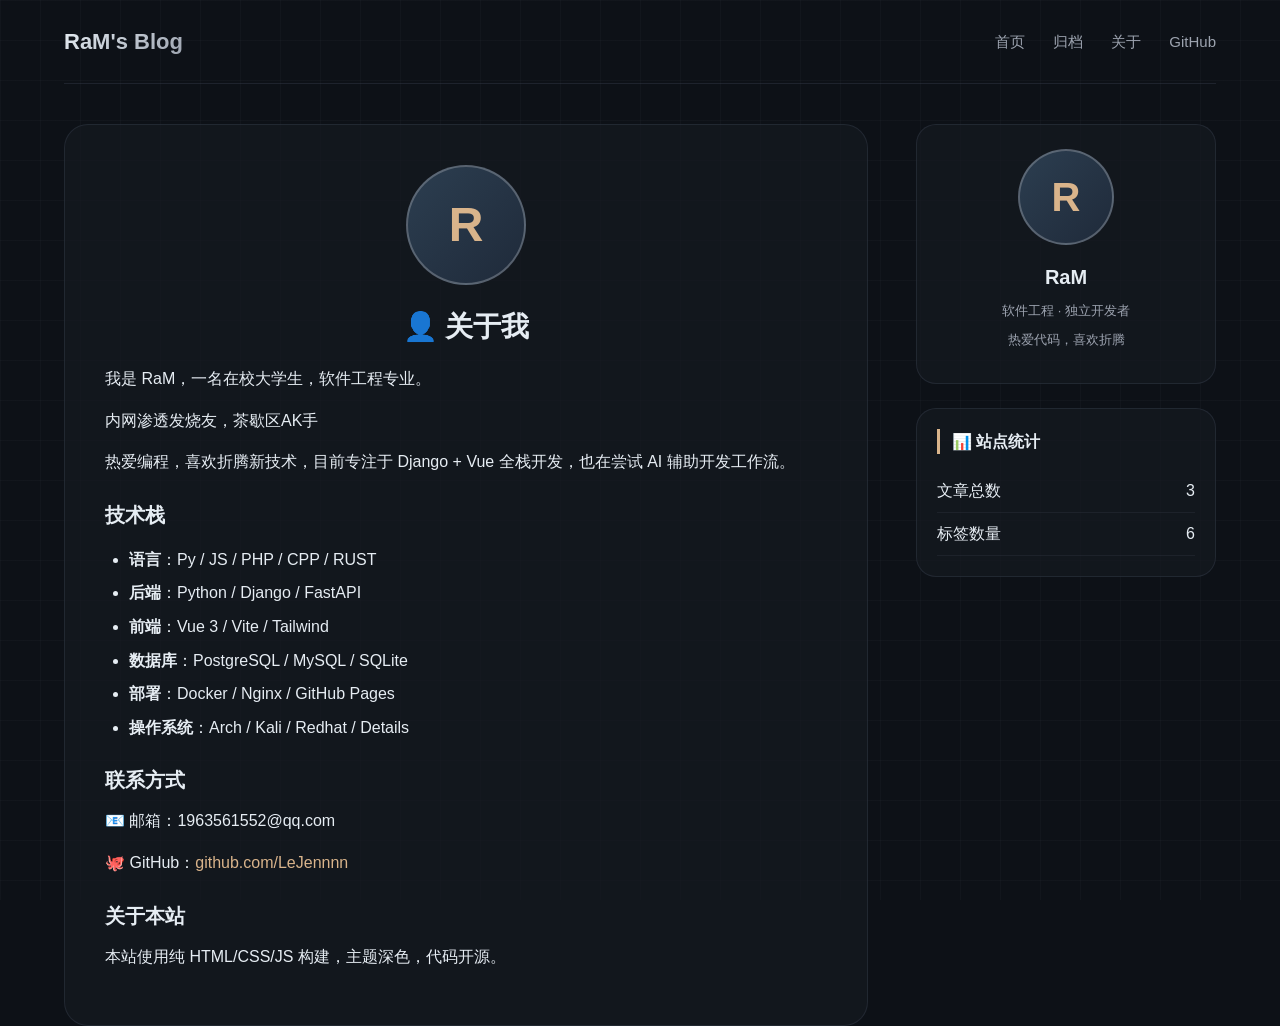
<file: about.html>
<!DOCTYPE html>
<html lang="zh-CN">
<head>
    <meta charset="UTF-8">
    <meta name="viewport" content="width=device-width, initial-scale=1.0, user-scalable=yes">
    <meta name="description" content="关于 RaM - 在校大学生，软件工程专业，全栈开发者">
    <title>关于 · RaM's Blog</title>
    <link rel="stylesheet" href="css/style.css">
</head>
<body>
<div class="container">
    <nav class="navbar">
        <div class="nav-container">
            <div class="logo">RaM's Blog</div>
            <div class="nav-links">
                <a href="index.html">首页</a>
                <a href="archive.html">归档</a>
                <a href="about.html">关于</a>
                <a href="https://github.com/LeJennnn" target="_blank">GitHub</a>
            </div>
        </div>
    </nav>

    <div class="main-grid">
        <main>
            <div class="about-card">
                <div class="about-avatar">R</div>
                <h1>👤 关于我</h1>
                <p>我是 RaM，一名在校大学生，软件工程专业。</p>
                <p>内网渗透发烧友，茶歇区AK手</p>
                <p>热爱编程，喜欢折腾新技术，目前专注于 Django + Vue 全栈开发，也在尝试 AI 辅助开发工作流。</p>
                
                <h2>技术栈</h2>
                <ul>
                    <li><strong>语言</strong>：Py / JS / PHP / CPP / RUST</li>
                    <li><strong>后端</strong>：Python / Django / FastAPI</li>
                    <li><strong>前端</strong>：Vue 3 / Vite / Tailwind</li>
                    <li><strong>数据库</strong>：PostgreSQL / MySQL / SQLite</li>
                    <li><strong>部署</strong>：Docker / Nginx / GitHub Pages</li>
                    <li><strong>操作系统</strong>：Arch / Kali / Redhat / Details</li>
                </ul>
                
                <h2>联系方式</h2>
                <p>📧 邮箱：1963561552@qq.com</p>
                <p>🐙 GitHub：<a href="https://github.com/LeJennnn" target="_blank">github.com/LeJennnn</a></p>
                
                <h2>关于本站</h2>
                <p>本站使用纯 HTML/CSS/JS 构建，主题深色，代码开源。</p>
            </div>
        </main>

        <aside class="sidebar">
            <div class="profile-card">
                <div class="avatar">R</div>
                <div class="profile-name">RaM</div>
                <div class="profile-bio">软件工程 · 独立开发者</div>
                <div class="profile-bio">热爱代码，喜欢折腾</div>
            </div>

            <div class="stats-card">
                <div class="card-title">📊 站点统计</div>
                <ul class="stats-list">
                    <li><span>文章总数</span><span id="postCount">加载中...</span></li>
                    <li><span>标签数量</span><span>6</span></li>
                </ul>
            </div>
        </aside>
    </div>
</div>

<script src="js/main.js"></script>
</body>
</html>
</file>
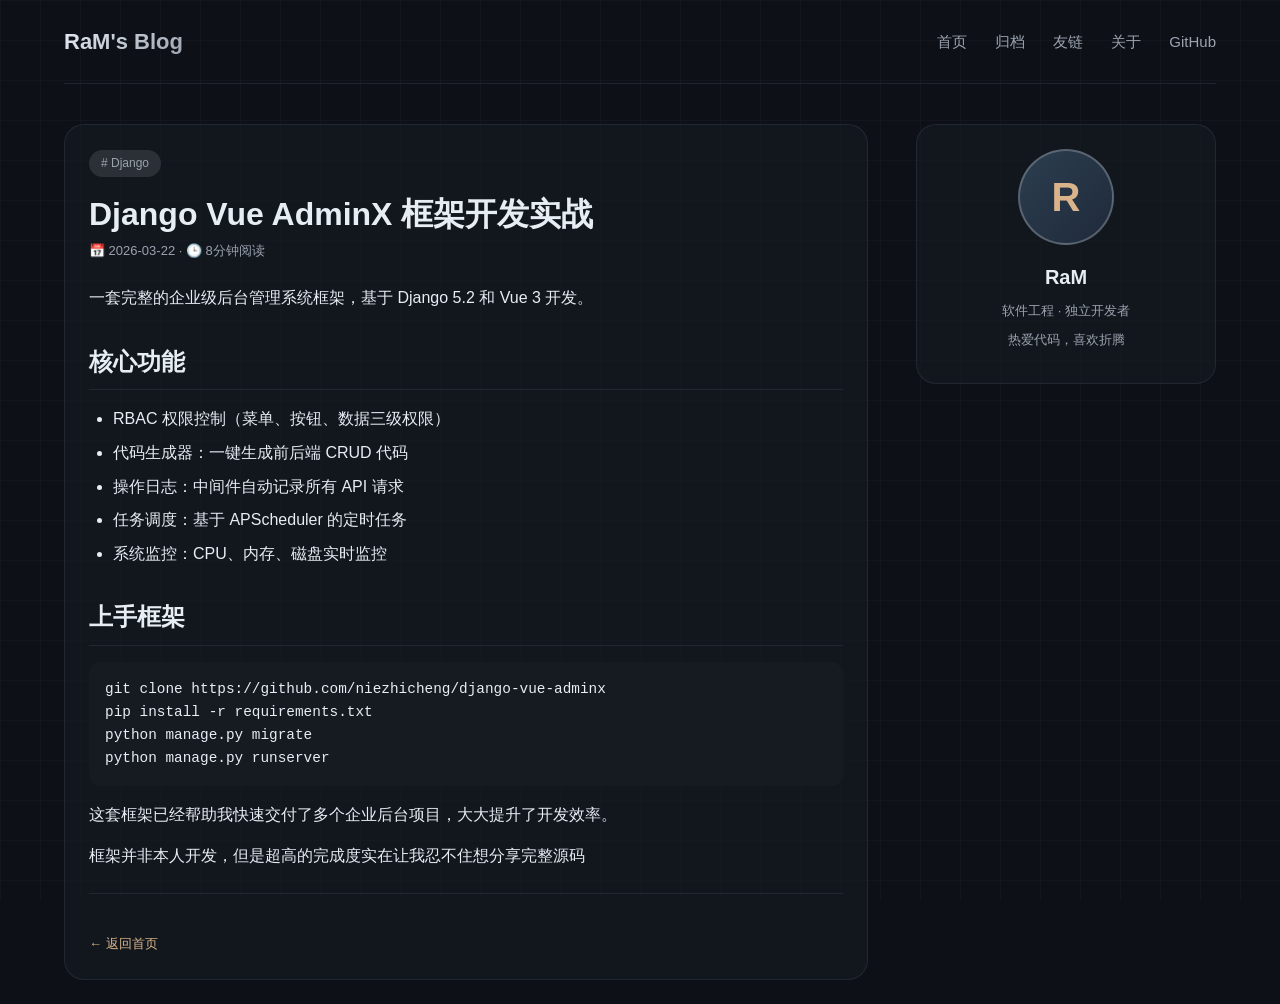
<file: posts/post1.html>
<!DOCTYPE html>
<html lang="zh-CN">
<head>
    <meta charset="UTF-8">
    <meta name="viewport" content="width=device-width, initial-scale=1.0, user-scalable=yes">
    <title>Django Vue AdminX 框架开发实战 · RaM's Blog</title>
    <link rel="stylesheet" href="../css/style.css">
</head>
<body>
<div class="container">
    <nav class="navbar">
        <div class="nav-container">
            <div class="logo">RaM's Blog</div>
            <div class="nav-links">
                <a href="../index.html">首页</a>
                <a href="../archive.html">归档</a>
                <a href="../friends.html">友链</a>
                <a href="../about.html">关于</a>
                <a href="https://github.com/LeJennnn" target="_blank">GitHub</a>
            </div>
        </div>
    </nav>

    <div class="main-grid">
        <main>
            <div class="post-card post-detail">
                <span class="post-tag"># Django</span>
                <h1>Django Vue AdminX 框架开发实战</h1>
                <div class="post-meta">📅 2026-03-22 · 🕒 8分钟阅读</div>
                <div class="post-content">
                    <p>一套完整的企业级后台管理系统框架，基于 Django 5.2 和 Vue 3 开发。</p>
                    
                    <h2>核心功能</h2>
                    <ul>
                        <li>RBAC 权限控制（菜单、按钮、数据三级权限）</li>
                        <li>代码生成器：一键生成前后端 CRUD 代码</li>
                        <li>操作日志：中间件自动记录所有 API 请求</li>
                        <li>任务调度：基于 APScheduler 的定时任务</li>
                        <li>系统监控：CPU、内存、磁盘实时监控</li>
                    </ul>
                    
                    <h2>上手框架</h2>
                    <pre><code>git clone https://github.com/niezhicheng/django-vue-adminx
pip install -r requirements.txt
python manage.py migrate
python manage.py runserver</code></pre>
                    
                    <p>这套框架已经帮助我快速交付了多个企业后台项目，大大提升了开发效率。</p>
                    <p>框架并非本人开发，但是超高的完成度实在让我忍不住想分享完整源码</p>
                </div>
                <div class="post-footer" style="margin-top: 24px;">
                    <a href="../index.html" class="back-link">← 返回首页</a>
                </div>
            </div>
        </main>

        <aside class="sidebar">
            <div class="profile-card">
                <div class="avatar">R</div>
                <div class="profile-name">RaM</div>
                <div class="profile-bio">软件工程 · 独立开发者</div>
                <div class="profile-bio">热爱代码，喜欢折腾</div>
            </div>
        </aside>
    </div>
</div>

<script src="../js/main.js"></script>
</body>
</html>
</file>
<file: css/style.css>
/* ========== 全局样式 ========== */
* {
    margin: 0;
    padding: 0;
    box-sizing: border-box;
}

body {
    background: #0D1117;
    font-family: 'Inter', -apple-system, BlinkMacSystemFont, 'Segoe UI', Roboto, Helvetica, Arial, sans-serif;
    color: #E6EDF3;
    line-height: 1.6;
}

/* 背景纹理 */
body::before {
    content: '';
    position: fixed;
    top: 0;
    left: 0;
    width: 100%;
    height: 100%;
    background-image: 
        linear-gradient(rgba(48, 54, 65, 0.15) 1px, transparent 1px),
        linear-gradient(90deg, rgba(48, 54, 65, 0.15) 1px, transparent 1px);
    background-size: 40px 40px;
    pointer-events: none;
    z-index: 0;
}

.container {
    max-width: 1200px;
    margin: 0 auto;
    padding: 0 24px;
    position: relative;
    z-index: 1;
}

/* ========== 导航栏 ========== */
.navbar {
    padding: 24px 0;
    border-bottom: 1px solid rgba(72, 80, 96, 0.3);
    margin-bottom: 40px;
}

.nav-container {
    display: flex;
    justify-content: space-between;
    align-items: center;
    flex-wrap: wrap;
    gap: 16px;
}

.logo {
    font-size: 22px;
    font-weight: 600;
    background: linear-gradient(135deg, #E6EDF3 0%, #9CA3AF 100%);
    -webkit-background-clip: text;
    background-clip: text;
    color: transparent;
}

.nav-links {
    display: flex;
    gap: 28px;
}

.nav-links a {
    color: #9CA3AF;
    text-decoration: none;
    font-size: 15px;
    font-weight: 500;
    transition: color 0.2s;
}

.nav-links a:hover {
    color: #E6EDF3;
}

/* ========== 双栏布局 ========== */
.main-grid {
    display: grid;
    grid-template-columns: 1fr 300px;
    gap: 48px;
}

/* ========== 文章卡片 ========== */
.post-card {
    background: rgba(22, 27, 34, 0.7);
    border-radius: 20px;
    padding: 24px;
    margin-bottom: 24px;
    border: 1px solid rgba(72, 80, 96, 0.3);
    transition: all 0.2s;
}

.post-card:hover {
    border-color: rgba(139, 148, 158, 0.5);
    transform: translateY(-2px);
}

.post-tag {
    display: inline-block;
    background: rgba(139, 148, 158, 0.2);
    padding: 4px 12px;
    border-radius: 30px;
    font-size: 12px;
    color: #9CA3AF;
    margin-bottom: 12px;
}

.post-title {
    font-size: 22px;
    font-weight: 600;
    margin-bottom: 12px;
}

.post-title a {
    color: #E6EDF3;
    text-decoration: none;
    cursor: pointer;
}

.post-title a:hover {
    color: #D9B48B;
}

.post-meta {
    font-size: 13px;
    color: #9CA3AF;
    margin-bottom: 12px;
    display: flex;
    gap: 16px;
}

.post-excerpt {
    color: #C9D1D9;
    font-size: 15px;
    margin-bottom: 16px;
}

.post-footer {
    display: flex;
    justify-content: space-between;
    align-items: center;
    font-size: 13px;
    color: #9CA3AF;
    border-top: 1px solid rgba(72, 80, 96, 0.3);
    padding-top: 16px;
}

.post-footer a {
    color: #D9B48B;
    text-decoration: none;
    cursor: pointer;
}

/* ========== 侧边栏 ========== */
.sidebar {
    position: sticky;
    top: 24px;
}

.profile-card {
    background: rgba(22, 27, 34, 0.7);
    border-radius: 20px;
    padding: 24px;
    margin-bottom: 24px;
    border: 1px solid rgba(72, 80, 96, 0.3);
    text-align: center;
}

.avatar {
    width: 96px;
    height: 96px;
    margin: 0 auto 16px;
    background: linear-gradient(135deg, #2C3E50, #1F2A3A);
    border-radius: 50%;
    display: flex;
    align-items: center;
    justify-content: center;
    font-size: 40px;
    font-weight: 600;
    color: #D9B48B;
    border: 2px solid rgba(139, 148, 158, 0.5);
}

.profile-name {
    font-size: 20px;
    font-weight: 600;
    margin-bottom: 8px;
}

.profile-bio {
    font-size: 13px;
    color: #9CA3AF;
    margin-bottom: 8px;
}

.stats-card {
    background: rgba(22, 27, 34, 0.7);
    border-radius: 20px;
    padding: 20px;
    margin-bottom: 24px;
    border: 1px solid rgba(72, 80, 96, 0.3);
}

.card-title {
    font-size: 16px;
    font-weight: 600;
    margin-bottom: 16px;
    border-left: 3px solid #D9B48B;
    padding-left: 12px;
}

.stats-list {
    list-style: none;
}

.stats-list li {
    display: flex;
    justify-content: space-between;
    padding: 8px 0;
    border-bottom: 1px solid rgba(72, 80, 96, 0.2);
}

.tag-cloud {
    display: flex;
    flex-wrap: wrap;
    gap: 10px;
}

.tag {
    background: rgba(139, 148, 158, 0.15);
    padding: 5px 12px;
    border-radius: 30px;
    font-size: 12px;
    color: #9CA3AF;
    text-decoration: none;
}

/* ========== 文章详情页 ========== */
.post-detail .post-card {
    margin-bottom: 0;
}

.post-detail .post-content {
    margin-top: 24px;
}

.post-detail .post-content h1 {
    font-size: 28px;
    margin-bottom: 16px;
}

.post-detail .post-content h2 {
    margin-top: 32px;
    margin-bottom: 16px;
    padding-bottom: 8px;
    border-bottom: 1px solid rgba(72, 80, 96, 0.3);
}

.post-detail .post-content h3 {
    margin-top: 24px;
    margin-bottom: 12px;
}

.post-detail .post-content p {
    margin-bottom: 16px;
}

.post-detail .post-content ul, 
.post-detail .post-content ol {
    margin: 16px 0 16px 24px;
}

.post-detail .post-content li {
    margin-bottom: 8px;
}

.post-detail .post-content code {
    background: #161B22;
    padding: 2px 6px;
    border-radius: 6px;
    font-family: 'Fira Code', monospace;
    font-size: 0.9em;
}

.post-detail .post-content pre {
    background: #161B22;
    padding: 16px;
    border-radius: 12px;
    overflow-x: auto;
    margin: 16px 0;
}

.post-detail .post-content pre code {
    background: none;
    padding: 0;
}

.post-detail .post-content blockquote {
    border-left: 3px solid #D9B48B;
    padding-left: 16px;
    margin: 16px 0;
    color: #9CA3AF;
}

.post-detail .post-content img {
    max-width: 100%;
    border-radius: 12px;
    margin: 16px 0;
}

.back-link {
    display: inline-block;
    margin-top: 24px;
    color: #D9B48B;
    text-decoration: none;
    cursor: pointer;
}

/* ========== 归档页面 ========== */
.archive-list {
    background: rgba(22, 27, 34, 0.7);
    border-radius: 20px;
    padding: 24px;
    border: 1px solid rgba(72, 80, 96, 0.3);
}

.archive-year {
    font-size: 20px;
    font-weight: 600;
    margin-bottom: 16px;
    color: #D9B48B;
}

.archive-month {
    margin-bottom: 16px;
}

.archive-month-title {
    font-size: 16px;
    font-weight: 500;
    margin-bottom: 12px;
    padding-left: 12px;
    border-left: 3px solid #D9B48B;
}

.archive-items {
    list-style: none;
    padding-left: 24px;
}

.archive-items li {
    margin-bottom: 8px;
}

.archive-items a {
    color: #E6EDF3;
    text-decoration: none;
    cursor: pointer;
}

.archive-items a:hover {
    color: #D9B48B;
}

.archive-date {
    font-size: 12px;
    color: #9CA3AF;
    margin-left: 12px;
}

/* ========== 关于页面 ========== */
.about-card {
    background: rgba(22, 27, 34, 0.7);
    border-radius: 24px;
    padding: 40px;
    border: 1px solid rgba(72, 80, 96, 0.3);
}

.about-avatar {
    width: 120px;
    height: 120px;
    margin: 0 auto 20px;
    background: linear-gradient(135deg, #2C3E50, #1F2A3A);
    border-radius: 50%;
    display: flex;
    align-items: center;
    justify-content: center;
    font-size: 48px;
    font-weight: 600;
    color: #D9B48B;
    border: 2px solid rgba(139, 148, 158, 0.5);
}

.about-card h1 {
    font-size: 28px;
    margin-bottom: 16px;
    text-align: center;
}

.about-card h2 {
    margin-top: 24px;
    margin-bottom: 12px;
    font-size: 20px;
}

.about-card h3 {
    margin-top: 20px;
    margin-bottom: 10px;
    font-size: 18px;
}

.about-card p {
    margin-bottom: 16px;
}

.about-card ul {
    margin: 16px 0 16px 24px;
}

.about-card li {
    margin-bottom: 8px;
}

.about-card a {
    color: #D9B48B;
    text-decoration: none;
}

.about-card a:hover {
    text-decoration: underline;
}

/* ========== 加载状态 ========== */
.loading {
    text-align: center;
    padding: 40px;
    color: #9CA3AF;
}

/* ========== 响应式 ========== */
@media (max-width: 800px) {
    .main-grid {
        grid-template-columns: 1fr;
    }
    .sidebar {
        position: static;
    }
    .nav-container {
        flex-direction: column;
    }
    .about-card {
        padding: 24px;
    }
}

@media (max-width: 480px) {
    .container {
        padding: 0 16px;
    }
    .post-title {
        font-size: 18px;
    }
}

/* ========== 友情链接页面 ========== */
.friends-section {
    background: rgba(22, 27, 34, 0.7);
    border-radius: 24px;
    padding: 32px;
    border: 1px solid rgba(72, 80, 96, 0.3);
}

.friends-title {
    font-size: 28px;
    font-weight: 600;
    margin-bottom: 12px;
    color: #E6EDF3;
}

.friends-subtitle {
    font-size: 14px;
    color: #9CA3AF;
    margin-bottom: 32px;
    padding-bottom: 16px;
    border-bottom: 1px solid rgba(72, 80, 96, 0.3);
}

.friends-grid {
    display: grid;
    grid-template-columns: repeat(auto-fill, minmax(300px, 1fr));
    gap: 20px;
    margin-bottom: 32px;
}

.friend-card {
    display: flex;
    gap: 16px;
    padding: 20px;
    background: rgba(13, 17, 23, 0.6);
    border-radius: 16px;
    border: 1px solid rgba(72, 80, 96, 0.3);
    text-decoration: none;
    transition: all 0.2s ease;
}

.friend-card:hover {
    border-color: rgba(217, 180, 139, 0.5);
    transform: translateY(-2px);
    background: rgba(22, 27, 34, 0.8);
}

.friend-avatar {
    flex-shrink: 0;
    width: 56px;
    height: 56px;
    border-radius: 50%;
    overflow: hidden;
    background: linear-gradient(135deg, #2C3E50, #1F2A3A);
    display: flex;
    align-items: center;
    justify-content: center;
}

.friend-avatar img {
    width: 100%;
    height: 100%;
    object-fit: cover;
}

.friend-info {
    flex: 1;
    min-width: 0;
}

.friend-name {
    font-size: 18px;
    font-weight: 600;
    color: #E6EDF3;
    margin-bottom: 6px;
}

.friend-desc {
    font-size: 13px;
    color: #9CA3AF;
    margin-bottom: 10px;
    line-height: 1.4;
    overflow: hidden;
    text-overflow: ellipsis;
    white-space: nowrap;
}

.friend-tags {
    display: flex;
    flex-wrap: wrap;
    gap: 8px;
}

.friend-tag {
    font-size: 11px;
    padding: 2px 8px;
    background: rgba(139, 148, 158, 0.15);
    border-radius: 20px;
    color: #9CA3AF;
}

.friends-footer {
    text-align: center;
    padding-top: 24px;
    border-top: 1px solid rgba(72, 80, 96, 0.3);
    font-size: 13px;
    color: #9CA3AF;
}

/* 响应式调整 */
@media (max-width: 768px) {
    .friends-grid {
        grid-template-columns: 1fr;
    }
    
    .friend-card {
        padding: 16px;
    }
    
    .friend-name {
        font-size: 16px;
    }
    
    .friend-desc {
        font-size: 12px;
    }
}
</file>
